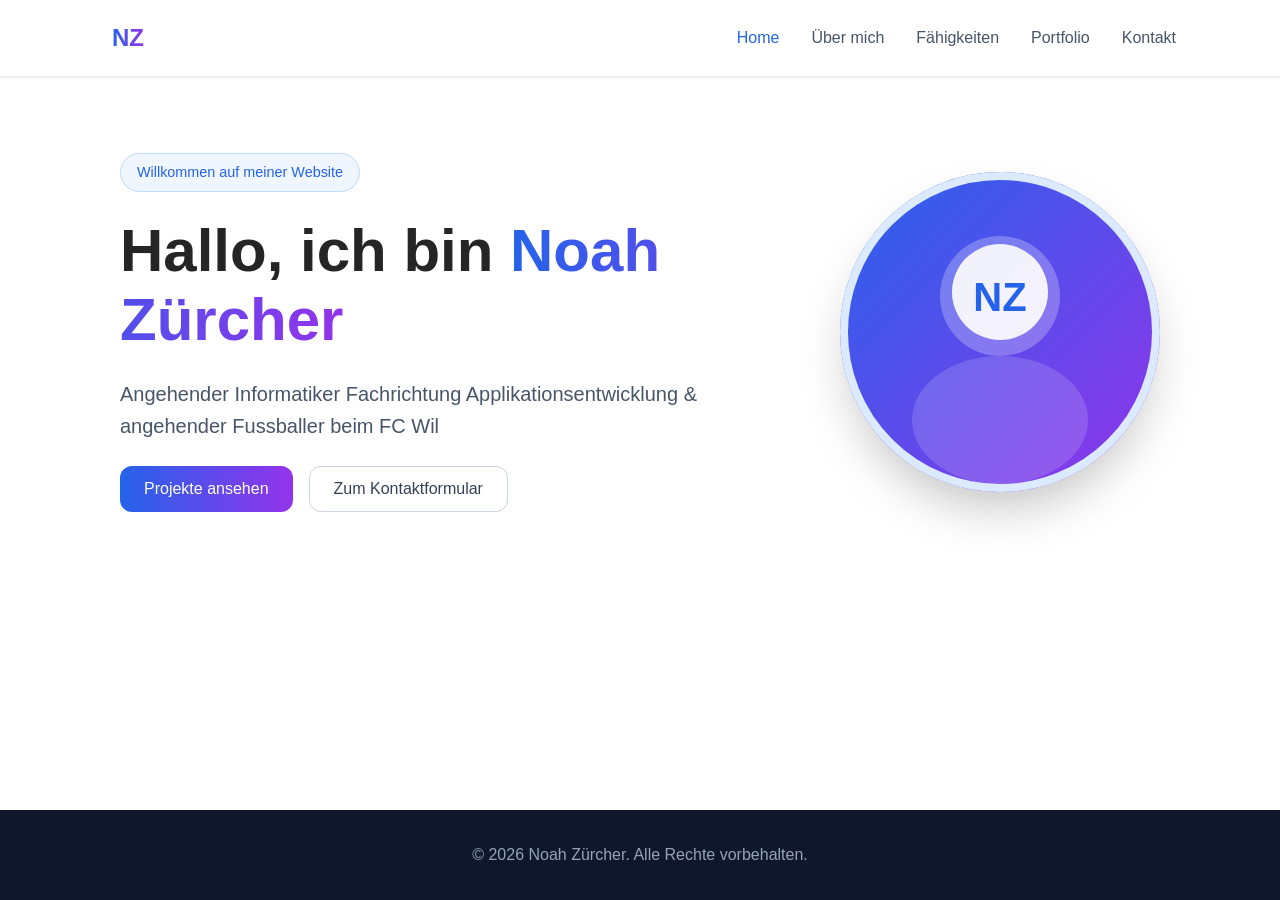
<file: index.html>
<!DOCTYPE html>
<html lang="de">
<head>
  <meta charset="UTF-8" />
  <meta name="viewport" content="width=device-width, initial-scale=1.0" />
  <title>Home</title>
  <meta name="description" content="Persönliche Webseite von Noah Zürcher, angehender Informatiker und Fussballer beim FC Wil." />
  <link rel="icon" type="image/svg+xml" href="favicon.svg" />
  <link rel="stylesheet" href="css/styles.css" />
</head>
<body>

  <!-- ===== Navigation ===== -->
  <nav class="nav">
    <div class="container nav__inner">
      <a href="index.html" class="nav__logo"><span class="text-gradient">NZ</span></a>
      <div class="nav__page-title">Home</div>

      <button class="nav__burger" aria-label="Menü öffnen" aria-expanded="false">
        <svg class="icon-menu" viewBox="0 0 24 24" fill="none" stroke="currentColor" stroke-width="2" stroke-linecap="round" stroke-linejoin="round">
          <line x1="4" x2="20" y1="12" y2="12"/><line x1="4" x2="20" y1="6" y2="6"/><line x1="4" x2="20" y1="18" y2="18"/>
        </svg>
        <svg class="icon-close is-hidden" viewBox="0 0 24 24" fill="none" stroke="currentColor" stroke-width="2" stroke-linecap="round" stroke-linejoin="round">
          <path d="M18 6 6 18"/><path d="m6 6 12 12"/>
        </svg>
      </button>

      <ul class="nav__links">
        <li><a href="index.html"     data-nav="index.html">Home</a></li>
        <li><a href="about.html"     data-nav="about.html">Über mich</a></li>
        <li><a href="skills.html"    data-nav="skills.html">Fähigkeiten</a></li>
        <li><a href="portfolio.html" data-nav="portfolio.html">Portfolio</a></li>
        <li><a href="contact.html"   data-nav="contact.html">Kontakt</a></li>
      </ul>
    </div>

    <div class="nav__mobile">
      <ul class="nav__mobile-inner">
        <li><a href="index.html"     data-nav="index.html">Home</a></li>
        <li><a href="about.html"     data-nav="about.html">Über mich</a></li>
        <li><a href="skills.html"    data-nav="skills.html">Fähigkeiten</a></li>
        <li><a href="portfolio.html" data-nav="portfolio.html">Portfolio</a></li>
        <li><a href="contact.html"   data-nav="contact.html">Kontakt</a></li>
      </ul>
    </div>
  </nav>

  <!-- ===== Hero ===== -->
  <main>
    <section class="section section--hero">
      <div class="container">
        <div class="hero">
          <div class="hero__text">
            <span class="hero__badge">Willkommen auf meiner Website</span>
            <h1>Hallo, ich bin <span class="text-gradient">Noah Zürcher</span></h1>
            <p class="hero__lede">
              Angehender Informatiker Fachrichtung Applikationsentwicklung
              &amp; angehender Fussballer beim FC Wil
            </p>
            <div class="hero__buttons">
              <a href="portfolio.html" class="btn btn--primary">Projekte ansehen</a>
              <a href="contact.html"   class="btn btn--outline">Zum Kontaktformular</a>
            </div>
          </div>
          <div class="hero__image">
            <img loading="lazy" decoding="async" src="bild/profil.svg" alt="Noah Zürcher">
          </div>
        </div>
      </div>
    </section>
  </main>

  <!-- ===== Footer ===== -->
  <footer class="footer">
    <div class="container">
      <p>&copy; 2026 Noah Zürcher. Alle Rechte vorbehalten.</p>
    </div>
  </footer>

  <script src="js/main.js"></script>
</body>
</html>
</file>
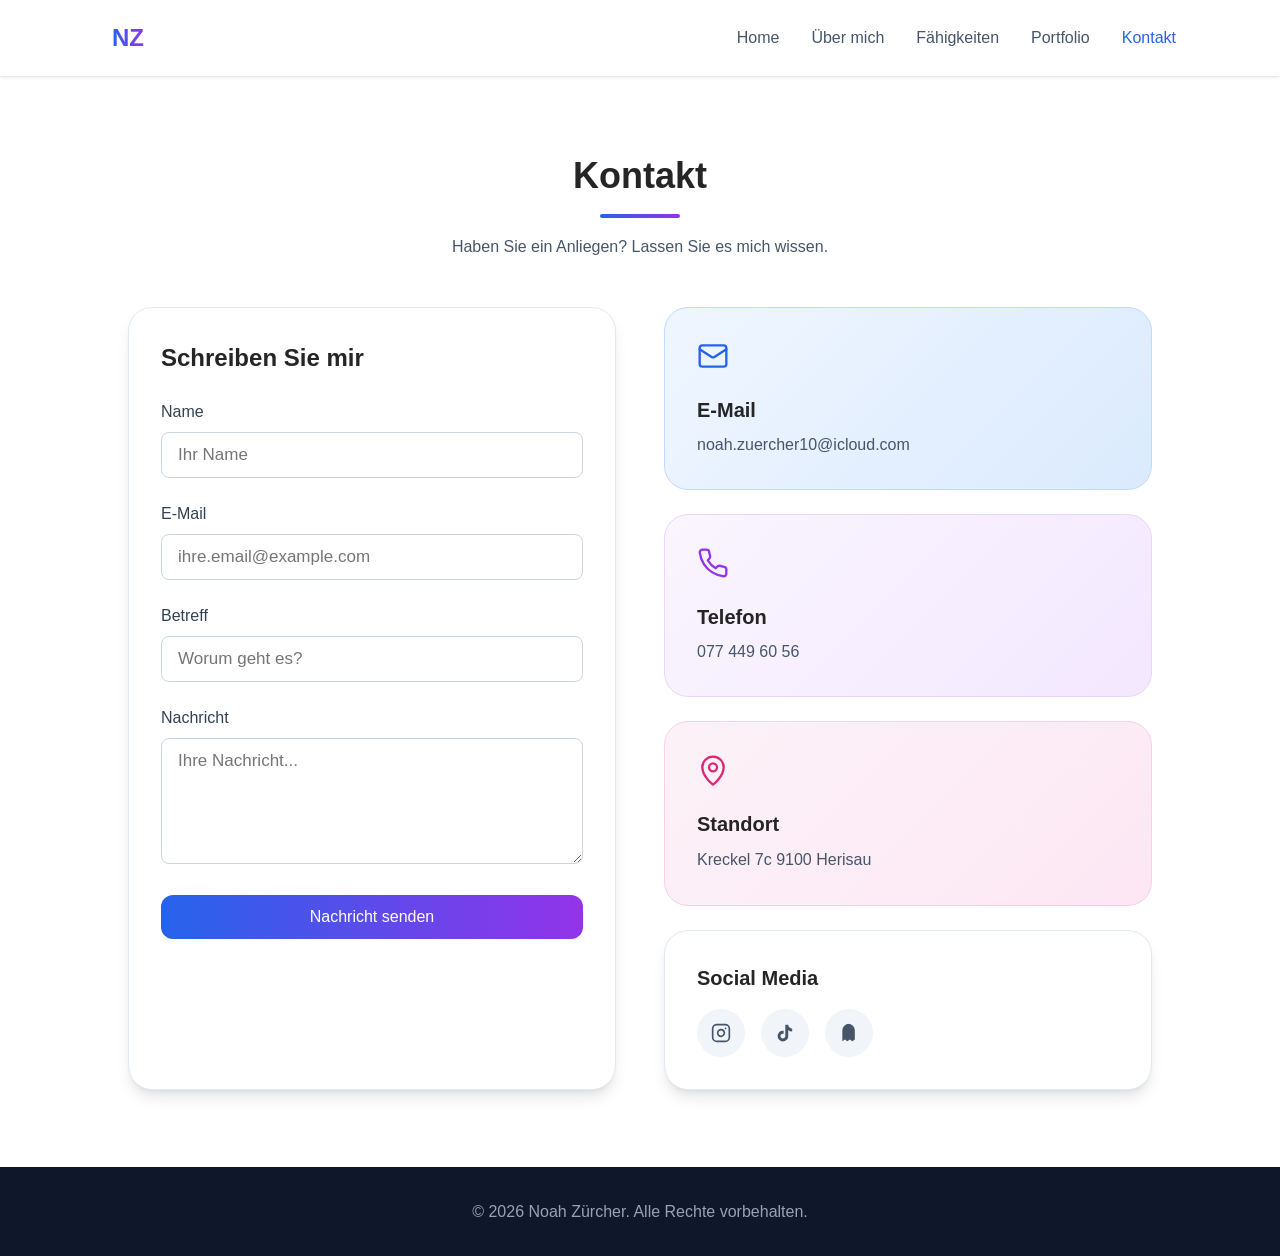
<file: contact.html>
<!DOCTYPE html>
<html lang="de">
<head>
  <meta charset="UTF-8" />
  <meta name="viewport" content="width=device-width, initial-scale=1.0" />
  <title>Kontakt</title>
  <link rel="icon" type="image/svg+xml" href="favicon.svg" />
  <link rel="stylesheet" href="css/styles.css" />
</head>
<body>

  <nav class="nav">
    <div class="container nav__inner">
      <a href="index.html" class="nav__logo"><span class="text-gradient">NZ</span></a>
      <div class="nav__page-title">Kontakt</div>

      <button class="nav__burger" aria-label="Menü öffnen" aria-expanded="false">
        <svg class="icon-menu" viewBox="0 0 24 24" fill="none" stroke="currentColor" stroke-width="2" stroke-linecap="round" stroke-linejoin="round">
          <line x1="4" x2="20" y1="12" y2="12"/><line x1="4" x2="20" y1="6" y2="6"/><line x1="4" x2="20" y1="18" y2="18"/>
        </svg>
        <svg class="icon-close is-hidden" viewBox="0 0 24 24" fill="none" stroke="currentColor" stroke-width="2" stroke-linecap="round" stroke-linejoin="round">
          <path d="M18 6 6 18"/><path d="m6 6 12 12"/>
        </svg>
      </button>

      <ul class="nav__links">
        <li><a href="index.html"     data-nav="index.html">Home</a></li>
        <li><a href="about.html"     data-nav="about.html">Über mich</a></li>
        <li><a href="skills.html"    data-nav="skills.html">Fähigkeiten</a></li>
        <li><a href="portfolio.html" data-nav="portfolio.html">Portfolio</a></li>
        <li><a href="contact.html"   data-nav="contact.html">Kontakt</a></li>
      </ul>
    </div>

    <div class="nav__mobile">
      <ul class="nav__mobile-inner">
        <li><a href="index.html"     data-nav="index.html">Home</a></li>
        <li><a href="about.html"     data-nav="about.html">Über mich</a></li>
        <li><a href="skills.html"    data-nav="skills.html">Fähigkeiten</a></li>
        <li><a href="portfolio.html" data-nav="portfolio.html">Portfolio</a></li>
        <li><a href="contact.html"   data-nav="contact.html">Kontakt</a></li>
      </ul>
    </div>
  </nav>

  <main>
    <section class="section">
      <div class="container">
        <div class="section__header">
          <h2>Kontakt</h2>
          <div class="section__divider"></div>
          <p class="section__lede">Haben Sie ein Anliegen? Lassen Sie es mich wissen.</p>
        </div>

        <div class="contact-grid">

          <!-- Form -->
          <div class="contact-form">
            <h3>Schreiben Sie mir</h3>
            <form id="contact-form" novalidate>
              <div class="form-field">
                <label for="name">Name</label>
                <input type="text" id="name" name="name" placeholder="Ihr Name" required />
              </div>
              <div class="form-field">
                <label for="email">E-Mail</label>
                <input type="email" id="email" name="email" placeholder="ihre.email@example.com" required />
              </div>
              <div class="form-field">
                <label for="subject">Betreff</label>
                <input type="text" id="subject" name="subject" placeholder="Worum geht es?" required />
              </div>
              <div class="form-field">
                <label for="message">Nachricht</label>
                <textarea id="message" name="message" rows="5" placeholder="Ihre Nachricht..." required></textarea>
              </div>
              <button type="submit" class="btn btn--primary btn--full">Nachricht senden</button>
            </form>
          </div>

          <!-- Info -->
          <div class="contact-info">

            <div class="info-block info-block--blue">
              <div class="info-block__icon">
                <svg viewBox="0 0 24 24" fill="none" stroke="currentColor" stroke-linecap="round" stroke-linejoin="round">
                  <rect width="20" height="16" x="2" y="4" rx="2"/>
                  <path d="m22 7-8.97 5.7a1.94 1.94 0 0 1-2.06 0L2 7"/>
                </svg>
              </div>
              <h3>E-Mail</h3>
              <a href="mailto:noah.zuercher10@icloud.com">noah.zuercher10@icloud.com</a>
            </div>

            <div class="info-block info-block--purple">
              <div class="info-block__icon">
                <svg viewBox="0 0 24 24" fill="none" stroke="currentColor" stroke-linecap="round" stroke-linejoin="round">
                  <path d="M22 16.92v3a2 2 0 0 1-2.18 2 19.79 19.79 0 0 1-8.63-3.07 19.5 19.5 0 0 1-6-6 19.79 19.79 0 0 1-3.07-8.67A2 2 0 0 1 4.11 2h3a2 2 0 0 1 2 1.72 12.84 12.84 0 0 0 .7 2.81 2 2 0 0 1-.45 2.11L8.09 9.91a16 16 0 0 0 6 6l1.27-1.27a2 2 0 0 1 2.11-.45 12.84 12.84 0 0 0 2.81.7A2 2 0 0 1 22 16.92z"/>
                </svg>
              </div>
              <h3>Telefon</h3>
              <a href="tel:+41774496056">077 449 60 56</a>
            </div>

            <div class="info-block info-block--pink">
              <div class="info-block__icon">
                <svg viewBox="0 0 24 24" fill="none" stroke="currentColor" stroke-linecap="round" stroke-linejoin="round">
                  <path d="M20 10c0 7-8 13-8 13s-8-6-8-13a8 8 0 0 1 16 0Z"/>
                  <circle cx="12" cy="10" r="3"/>
                </svg>
              </div>
              <h3>Standort</h3>
              <p>Kreckel 7c 9100 Herisau</p>
            </div>

            <div class="social-block">
              <h3>Social Media</h3>
              <ul class="social-list">
                <li>
                  <a class="s-instagram" href="https://instagram.com/noah.zuri" target="_blank" rel="noopener noreferrer" aria-label="Instagram">
                    <svg viewBox="0 0 24 24" fill="none" stroke="currentColor" stroke-width="2" stroke-linecap="round" stroke-linejoin="round">
                      <rect width="20" height="20" x="2" y="2" rx="5" ry="5"/>
                      <path d="M16 11.37A4 4 0 1 1 12.63 8 4 4 0 0 1 16 11.37z"/>
                      <line x1="17.5" x2="17.51" y1="6.5" y2="6.5"/>
                    </svg>
                  </a>
                </li>
                <li>
                  <a class="s-tiktok" href="https://tiktok.com/@noah.zuri" target="_blank" rel="noopener noreferrer" aria-label="TikTok">
                    <svg viewBox="0 0 24 24" fill="currentColor">
                      <path d="M19.59 6.69a4.83 4.83 0 0 1-3.77-4.25V2h-3.45v13.67a2.89 2.89 0 0 1-5.2 1.74 2.89 2.89 0 0 1 2.31-4.64 2.93 2.93 0 0 1 .88.13V9.4a6.84 6.84 0 0 0-1-.05A6.33 6.33 0 0 0 5 20.1a6.34 6.34 0 0 0 10.86-4.43v-7a8.16 8.16 0 0 0 4.77 1.52v-3.4a4.85 4.85 0 0 1-1-.1z"/>
                    </svg>
                  </a>
                </li>
                <li>
                  <a class="s-snapchat" href="https://snapchat.com/add/noahzuercher10" target="_blank" rel="noopener noreferrer" aria-label="Snapchat">
                    <svg viewBox="0 0 24 24" fill="currentColor">
                      <path d="M12 1a8 8 0 0 0-8 8v13l3-2.3 3 2.3 3-2.3 3 2.3 3-2.3V9a8 8 0 0 0-8-8z"/>
                    </svg>
                  </a>
                </li>
              </ul>
            </div>

          </div>
        </div>
      </div>
    </section>
  </main>

  <footer class="footer">
    <div class="container">
      <p>&copy; 2026 Noah Zürcher. Alle Rechte vorbehalten.</p>
    </div>
  </footer>

  <script src="js/main.js"></script>
</body>
</html>
</file>
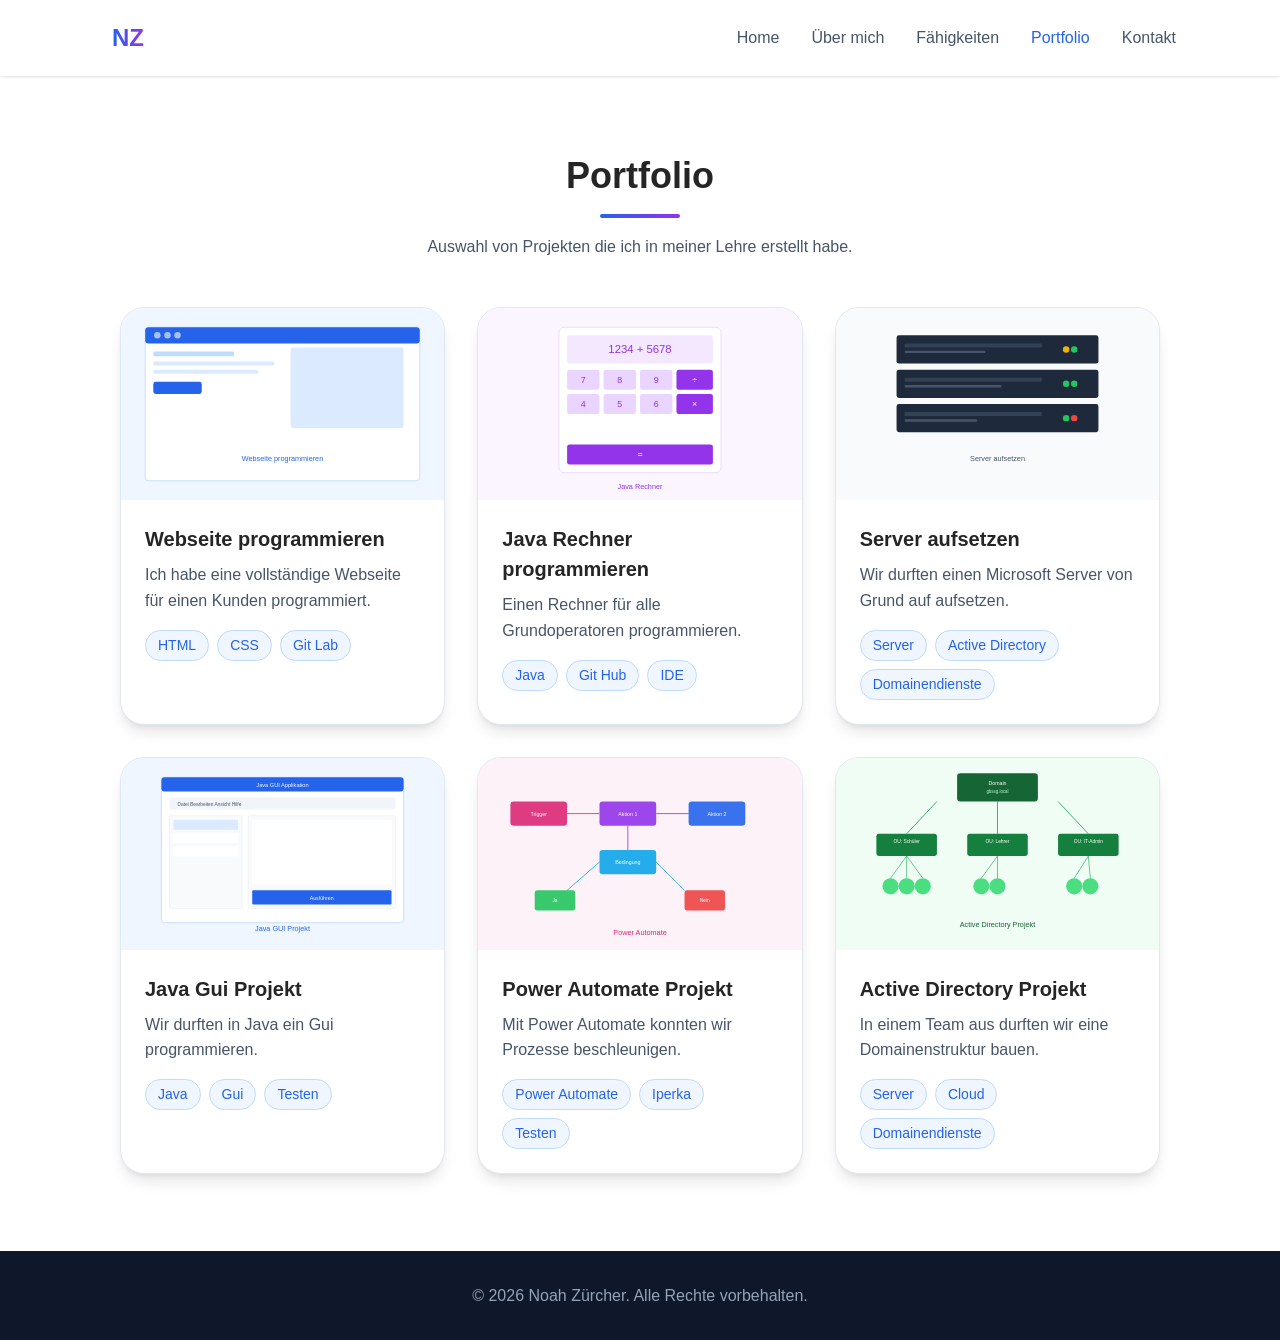
<file: portfolio.html>
<!DOCTYPE html>
<html lang="de">
<head>
  <meta charset="UTF-8" />
  <meta name="viewport" content="width=device-width, initial-scale=1.0" />
  <title>Portfolio</title>
  <link rel="icon" type="image/svg+xml" href="favicon.svg" />
  <link rel="stylesheet" href="css/styles.css" />
</head>
<body>

  <nav class="nav">
    <div class="container nav__inner">
      <a href="index.html" class="nav__logo"><span class="text-gradient">NZ</span></a>
      <div class="nav__page-title">Portfolio</div>

      <button class="nav__burger" aria-label="Menü öffnen" aria-expanded="false">
        <svg class="icon-menu" viewBox="0 0 24 24" fill="none" stroke="currentColor" stroke-width="2" stroke-linecap="round" stroke-linejoin="round">
          <line x1="4" x2="20" y1="12" y2="12"/><line x1="4" x2="20" y1="6" y2="6"/><line x1="4" x2="20" y1="18" y2="18"/>
        </svg>
        <svg class="icon-close is-hidden" viewBox="0 0 24 24" fill="none" stroke="currentColor" stroke-width="2" stroke-linecap="round" stroke-linejoin="round">
          <path d="M18 6 6 18"/><path d="m6 6 12 12"/>
        </svg>
      </button>

      <ul class="nav__links">
        <li><a href="index.html"     data-nav="index.html">Home</a></li>
        <li><a href="about.html"     data-nav="about.html">Über mich</a></li>
        <li><a href="skills.html"    data-nav="skills.html">Fähigkeiten</a></li>
        <li><a href="portfolio.html" data-nav="portfolio.html">Portfolio</a></li>
        <li><a href="contact.html"   data-nav="contact.html">Kontakt</a></li>
      </ul>
    </div>

    <div class="nav__mobile">
      <ul class="nav__mobile-inner">
        <li><a href="index.html"     data-nav="index.html">Home</a></li>
        <li><a href="about.html"     data-nav="about.html">Über mich</a></li>
        <li><a href="skills.html"    data-nav="skills.html">Fähigkeiten</a></li>
        <li><a href="portfolio.html" data-nav="portfolio.html">Portfolio</a></li>
        <li><a href="contact.html"   data-nav="contact.html">Kontakt</a></li>
      </ul>
    </div>
  </nav>

  <main>
    <section class="section">
      <div class="container">
        <div class="section__header">
          <h2>Portfolio</h2>
          <div class="section__divider"></div>
          <p class="section__lede">Auswahl von Projekten die ich in meiner Lehre erstellt habe.</p>
        </div>

        <div class="portfolio-grid">

          <article class="project-card">
            <div class="project-card__image">
              <img loading="lazy" decoding="async" src="bild/portfolio-webseite.svg" alt="Webseite programmieren">
            </div>
            <div class="project-card__body">
              <h3>Webseite programmieren</h3>
              <p>Ich habe eine vollständige Webseite für einen Kunden programmiert.</p>
              <ul class="tags">
                <li class="tag">HTML</li>
                <li class="tag">CSS</li>
                <li class="tag">Git Lab</li>
              </ul>
            </div>
          </article>

          <article class="project-card">
            <div class="project-card__image">
              <img loading="lazy" decoding="async" src="bild/portfolio-java-rechner.svg" alt="Java Rechner programmieren">
            </div>
            <div class="project-card__body">
              <h3>Java Rechner programmieren</h3>
              <p>Einen Rechner für alle Grundoperatoren programmieren.</p>
              <ul class="tags">
                <li class="tag">Java</li>
                <li class="tag">Git Hub</li>
                <li class="tag">IDE</li>
              </ul>
            </div>
          </article>

          <article class="project-card">
            <div class="project-card__image">
              <img loading="lazy" decoding="async" src="bild/portfolio-server.svg" alt="Server aufsetzen">
            </div>
            <div class="project-card__body">
              <h3>Server aufsetzen</h3>
              <p>Wir durften einen Microsoft Server von Grund auf aufsetzen.</p>
              <ul class="tags">
                <li class="tag">Server</li>
                <li class="tag">Active Directory</li>
                <li class="tag">Domainendienste</li>
              </ul>
            </div>
          </article>

          <article class="project-card">
            <div class="project-card__image">
              <img loading="lazy" decoding="async" src="bild/portfolio-java-gui.svg" alt="Java GUI Projekt">
            </div>
            <div class="project-card__body">
              <h3>Java Gui Projekt</h3>
              <p>Wir durften in Java ein Gui programmieren.</p>
              <ul class="tags">
                <li class="tag">Java</li>
                <li class="tag">Gui</li>
                <li class="tag">Testen</li>
              </ul>
            </div>
          </article>

          <article class="project-card">
            <div class="project-card__image">
              <img loading="lazy" decoding="async" src="bild/portfolio-power-automate.svg" alt="Power Automate Projekt">
            </div>
            <div class="project-card__body">
              <h3>Power Automate Projekt</h3>
              <p>Mit Power Automate konnten wir Prozesse beschleunigen.</p>
              <ul class="tags">
                <li class="tag">Power Automate</li>
                <li class="tag">Iperka</li>
                <li class="tag">Testen</li>
              </ul>
            </div>
          </article>

          <article class="project-card">
            <div class="project-card__image">
              <img loading="lazy" decoding="async" src="bild/portfolio-active-directory.svg" alt="Active Directory Projekt">
            </div>
            <div class="project-card__body">
              <h3>Active Directory Projekt</h3>
              <p>In einem Team aus durften wir eine Domainenstruktur bauen.</p>
              <ul class="tags">
                <li class="tag">Server</li>
                <li class="tag">Cloud</li>
                <li class="tag">Domainendienste</li>
              </ul>
            </div>
          </article>

        </div>
      </div>
    </section>
  </main>

  <footer class="footer">
    <div class="container">
      <p>&copy; 2026 Noah Zürcher. Alle Rechte vorbehalten.</p>
    </div>
  </footer>

  <script src="js/main.js"></script>
</body>
</html>
</file>
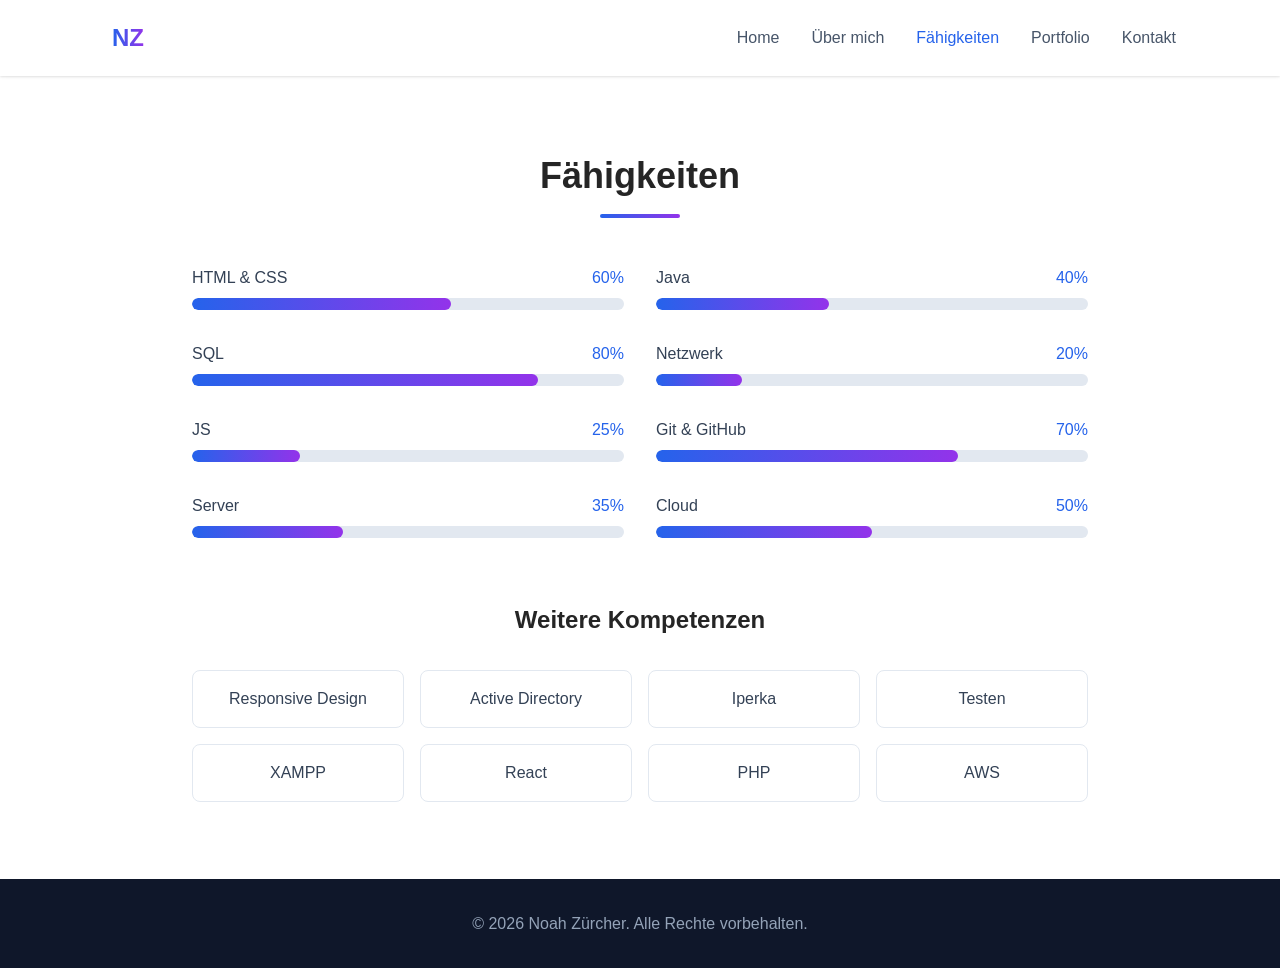
<file: skills.html>
<!DOCTYPE html>
<html lang="de">
<head>
  <meta charset="UTF-8" />
  <meta name="viewport" content="width=device-width, initial-scale=1.0" />
  <title>Fähigkeiten</title>
  <link rel="icon" type="image/svg+xml" href="favicon.svg" />
  <link rel="stylesheet" href="css/styles.css" />
</head>
<body>

  <nav class="nav">
    <div class="container nav__inner">
      <a href="index.html" class="nav__logo"><span class="text-gradient">NZ</span></a>
      <div class="nav__page-title">Fähigkeiten</div>

      <button class="nav__burger" aria-label="Menü öffnen" aria-expanded="false">
        <svg class="icon-menu" viewBox="0 0 24 24" fill="none" stroke="currentColor" stroke-width="2" stroke-linecap="round" stroke-linejoin="round">
          <line x1="4" x2="20" y1="12" y2="12"/><line x1="4" x2="20" y1="6" y2="6"/><line x1="4" x2="20" y1="18" y2="18"/>
        </svg>
        <svg class="icon-close is-hidden" viewBox="0 0 24 24" fill="none" stroke="currentColor" stroke-width="2" stroke-linecap="round" stroke-linejoin="round">
          <path d="M18 6 6 18"/><path d="m6 6 12 12"/>
        </svg>
      </button>

      <ul class="nav__links">
        <li><a href="index.html"     data-nav="index.html">Home</a></li>
        <li><a href="about.html"     data-nav="about.html">Über mich</a></li>
        <li><a href="skills.html"    data-nav="skills.html">Fähigkeiten</a></li>
        <li><a href="portfolio.html" data-nav="portfolio.html">Portfolio</a></li>
        <li><a href="contact.html"   data-nav="contact.html">Kontakt</a></li>
      </ul>
    </div>

    <div class="nav__mobile">
      <ul class="nav__mobile-inner">
        <li><a href="index.html"     data-nav="index.html">Home</a></li>
        <li><a href="about.html"     data-nav="about.html">Über mich</a></li>
        <li><a href="skills.html"    data-nav="skills.html">Fähigkeiten</a></li>
        <li><a href="portfolio.html" data-nav="portfolio.html">Portfolio</a></li>
        <li><a href="contact.html"   data-nav="contact.html">Kontakt</a></li>
      </ul>
    </div>
  </nav>

  <main>
    <section class="section">
      <div class="container">
        <div class="section__header">
          <h2>Fähigkeiten</h2>
          <div class="section__divider"></div>
        </div>

        <div class="skills-grid">
          <div class="skill">
            <div class="skill__head"><span class="skill__name">HTML &amp; CSS</span><span class="skill__percent">60%</span></div>
            <div class="skill__bar"><div class="skill__fill" data-level="60"></div></div>
          </div>
          <div class="skill">
            <div class="skill__head"><span class="skill__name">Java</span><span class="skill__percent">40%</span></div>
            <div class="skill__bar"><div class="skill__fill" data-level="40"></div></div>
          </div>
          <div class="skill">
            <div class="skill__head"><span class="skill__name">SQL</span><span class="skill__percent">80%</span></div>
            <div class="skill__bar"><div class="skill__fill" data-level="80"></div></div>
          </div>
          <div class="skill">
            <div class="skill__head"><span class="skill__name">Netzwerk</span><span class="skill__percent">20%</span></div>
            <div class="skill__bar"><div class="skill__fill" data-level="20"></div></div>
          </div>
          <div class="skill">
            <div class="skill__head"><span class="skill__name">JS</span><span class="skill__percent">25%</span></div>
            <div class="skill__bar"><div class="skill__fill" data-level="25"></div></div>
          </div>
          <div class="skill">
            <div class="skill__head"><span class="skill__name">Git &amp; GitHub</span><span class="skill__percent">70%</span></div>
            <div class="skill__bar"><div class="skill__fill" data-level="70"></div></div>
          </div>
          <div class="skill">
            <div class="skill__head"><span class="skill__name">Server</span><span class="skill__percent">35%</span></div>
            <div class="skill__bar"><div class="skill__fill" data-level="35"></div></div>
          </div>
          <div class="skill">
            <div class="skill__head"><span class="skill__name">Cloud</span><span class="skill__percent">50%</span></div>
            <div class="skill__bar"><div class="skill__fill" data-level="50"></div></div>
          </div>
        </div>

        <div class="skills__extra">
          <h3>Weitere Kompetenzen</h3>
          <ul class="chips">
            <li class="chip">Responsive Design</li>
            <li class="chip">Active Directory</li>
            <li class="chip">Iperka</li>
            <li class="chip">Testen</li>
            <li class="chip">XAMPP</li>
            <li class="chip">React</li>
            <li class="chip">PHP</li>
            <li class="chip">AWS</li>
          </ul>
        </div>
      </div>
    </section>
  </main>

  <footer class="footer">
    <div class="container">
      <p>&copy; 2026 Noah Zürcher. Alle Rechte vorbehalten.</p>
    </div>
  </footer>

  <script src="js/main.js"></script>
</body>
</html>
</file>
<file: css/styles.css>
/* =========================================================
   Noah Zürcher — Persönliche Webseite
   Style-Konvertierung aus Figma Make (React + Tailwind)
   ========================================================= */

/* ---------- Design Tokens ---------- */
:root {
  --background: #ffffff;
  --foreground: #252525;
  --slate-50: #f8fafc;
  --slate-100: #f1f5f9;
  --slate-200: #e2e8f0;
  --slate-300: #cbd5e1;
  --slate-600: #475569;
  --slate-700: #334155;
  --slate-800: #1e293b;
  --slate-900: #0f172a;

  --blue-50: #eff6ff;
  --blue-100: #dbeafe;
  --blue-200: #bfdbfe;
  --blue-400: #60a5fa;
  --blue-600: #2563eb;

  --purple-50: #faf5ff;
  --purple-100: #f3e8ff;
  --purple-200: #e9d5ff;
  --purple-600: #9333ea;

  --pink-50: #fdf2f8;
  --pink-100: #fce7f3;
  --pink-200: #fbcfe8;
  --pink-600: #db2777;

  --yellow-400: #facc15;

  --gradient-primary: linear-gradient(90deg, var(--blue-600), var(--purple-600));
  --gradient-blue-card: linear-gradient(135deg, var(--blue-50), var(--blue-100));
  --gradient-purple-card: linear-gradient(135deg, var(--purple-50), var(--purple-100));
  --gradient-pink-card: linear-gradient(135deg, var(--pink-50), var(--pink-100));

  --radius-sm: 0.5rem;
  --radius-md: 0.75rem;
  --radius-lg: 1rem;
  --radius-xl: 1.5rem;
  --radius-full: 9999px;

  --shadow-sm: 0 1px 2px 0 rgba(0,0,0,.05);
  --shadow-md: 0 4px 6px -1px rgba(0,0,0,.1), 0 2px 4px -2px rgba(0,0,0,.1);
  --shadow-lg: 0 10px 15px -3px rgba(0,0,0,.1), 0 4px 6px -4px rgba(0,0,0,.1);
  --shadow-xl: 0 20px 25px -5px rgba(0,0,0,.1), 0 8px 10px -6px rgba(0,0,0,.1);
  --shadow-2xl: 0 25px 50px -12px rgba(0,0,0,.25);

  --font-sans: -apple-system, BlinkMacSystemFont, "Segoe UI", Roboto, "Helvetica Neue", Arial, sans-serif;
}

/* ---------- Reset ---------- */
*, *::before, *::after {
  box-sizing: border-box;
  margin: 0;
  padding: 0;
}

html {
  font-size: 100%;
  scroll-behavior: smooth;
  overflow-x: clip;              /* verhindert horizontales Scrollen ohne sticky zu brechen */
}

body {
  font-family: var(--font-sans);
  background: var(--background);
  color: var(--foreground);
  line-height: 1.5;
  min-height: 100vh;
  display: flex;
  flex-direction: column;
  /* KEIN overflow-x: hidden — das bricht position: sticky am Header! */
}

a { color: inherit; text-decoration: none; }
img, video { display: block; max-width: 100%; height: auto; }
button { font-family: inherit; cursor: pointer; border: none; background: none; }
ul, ol { list-style: none; }
input, textarea { font-family: inherit; }

/* ---------- Typography (responsive mit clamp) ---------- */
h1 { font-size: clamp(1.75rem, 5vw + 0.5rem, 3.75rem); font-weight: 700; line-height: 1.15; }
h2 { font-size: clamp(1.5rem,  3vw + 0.5rem, 2.25rem); font-weight: 600; line-height: 1.25; }
h3 { font-size: clamp(1.125rem, 1.5vw + 0.5rem, 1.5rem); font-weight: 600; }
h4 { font-size: clamp(1rem, 1vw + 0.5rem, 1.25rem); font-weight: 600; }
p  { font-size: clamp(0.95rem, 0.5vw + 0.75rem, 1rem); line-height: 1.6; }
body { font-size: clamp(0.95rem, 0.5vw + 0.75rem, 1rem); }
/* Lange Wörter sauber umbrechen statt das Layout zu sprengen */
h1, h2, h3, h4, p, li, a, label, button { overflow-wrap: break-word; word-wrap: break-word; }

.text-gradient {
  background: var(--gradient-primary);
  -webkit-background-clip: text;
  background-clip: text;
  -webkit-text-fill-color: transparent;
  color: transparent;
}

/* ---------- Layout ---------- */
.container {
  max-width: 72rem;
  margin: 0 auto;
  padding-left:  max(1rem, env(safe-area-inset-left));     /* 16px – sehr schmale Phones */
  padding-right: max(1rem, env(safe-area-inset-right));
  width: 100%;
  box-sizing: border-box;
}
@media (min-width: 360px) {
  .container { padding-left: 1.25rem; padding-right: 1.25rem; }   /* 20px */
}
@media (min-width: 480px) {
  .container { padding-left: 1.75rem; padding-right: 1.75rem; }   /* 28px */
}
@media (min-width: 768px) {
  .container { padding-left: 2.25rem; padding-right: 2.25rem; }   /* 36px */
}
@media (min-width: 1024px) {
  .container { padding-left: 3rem;    padding-right: 3rem;    }   /* 48px */
}
@media (min-width: 1280px) {
  .container { padding-left: 3.5rem;  padding-right: 3.5rem;  }   /* 56px */
}

main { flex: 1; min-width: 0; }
/* Grid-Items dürfen ihren Container nicht aufblasen */
.skills-grid > *,
.cards-grid > *,
.portfolio-grid > *,
.contact-grid > *,
.chips > *,
.tags > * { min-width: 0; }

/* ---------- Navigation ---------- */
.nav {
  position: sticky;
  top: 0;
  z-index: 100;
  background: #ffffff;          /* deckend weiss – Content darf NICHT durchschimmern */
  box-shadow: 0 1px 3px rgba(0,0,0,.08), 0 1px 2px rgba(0,0,0,.06);
  /* Garantiert volle Breite – nimmt IMMER den ganzen Header ein */
  width: 100%;
  left: 0;
  right: 0;
  margin: 0;
  align-self: stretch;          /* falls body flex-container ist */
}
/* Navigation hat IMMER zusätzliches horizontales Padding,
   damit Logo und Links nie an der Bildschirmkante kleben.   */
.nav__inner {
  display: flex;
  align-items: center;
  justify-content: space-between;
  padding: 1rem 1rem;            /* mobile baseline: +16px */
}
@media (min-width: 768px) {
  .nav__inner { padding: 1rem 1.5rem; }    /* +24px Tablet  */
}
@media (min-width: 1024px) {
  .nav__inner { padding: 1rem 2rem; }      /* +32px Desktop */
}
@media (min-width: 1280px) {
  .nav__inner { padding: 1rem 2.5rem; }    /* +40px Large Desktop */
}
.nav__logo {
  font-size: clamp(1.25rem, 1.5vw + 1rem, 1.5rem);
  font-weight: 700;
  padding: 0.25rem 0.5rem;       /* das Logo "NZ" hat selbst etwas Aussenpolster */
}
.nav__page-title {
  display: none;
  font-size: clamp(1rem, 1vw + 0.9rem, 1.25rem);
  font-weight: 700;
  color: var(--slate-700);
}
.nav__links {
  display: none;
  gap: 2rem;
  list-style: none;
  margin: 0;
  padding: 0;
}
.nav__links a {
  color: var(--slate-600);
  transition: color .2s;
}
.nav__links a:hover { color: var(--blue-600); }
.nav__links a.active { color: var(--blue-600); }

.nav__burger {
  display: flex;
  padding: 0.5rem;
  margin-right: 0;               /* bleibt im Container, hat normalen Abstand */
  color: var(--slate-700);
  transition: color .2s;
}
.nav__burger:hover { color: var(--blue-600); }
.nav__burger svg { width: 24px; height: 24px; }

.nav__mobile {
  display: none;
  border-top: 1px solid var(--slate-200);
  background: #ffffff;
  box-shadow: 0 4px 6px -1px rgba(0,0,0,.08);
}
.nav__mobile.open { display: block; }
.nav__mobile-inner {
  display: flex;
  flex-direction: column;
  padding: 1rem 1.5rem;       /* synchron mit .container */
  gap: 0.25rem;
  list-style: none;
  margin: 0;
}
@media (min-width: 480px) {
  .nav__mobile-inner { padding: 1rem 2rem; }
}
@media (min-width: 768px) {
  .nav__mobile-inner { padding: 1rem 2.5rem; }
}
.nav__mobile-inner a {
  display: block;
  padding: 0.5rem 0;
  color: var(--slate-600);
}
.nav__mobile-inner a.active {
  color: var(--blue-600);
  border-bottom: 2px solid var(--blue-600);
}

@media (min-width: 768px) {
  .nav__page-title { display: none; }
  .nav__burger { display: none; }
  .nav__links { display: flex; }
}

/* ---------- Sections ---------- */
.section {
  padding: clamp(2rem, 6vw, 5rem) 0;
}
.section--hero {
  padding-top: clamp(2rem, 6vw, 5rem);
  padding-bottom: clamp(3rem, 9vw, 8rem);
}
.section__header {
  text-align: center;
  margin-bottom: 3rem;
}
.section__header h2 { margin-bottom: 1rem; }
.section__divider {
  width: 5rem;
  height: 4px;
  background: var(--gradient-primary);
  margin: 0 auto;
  border-radius: var(--radius-full);
}
.section__lede {
  color: var(--slate-600);
  margin-top: 1rem;
  max-width: 42rem;
  margin-left: auto;
  margin-right: auto;
}

/* ---------- Hero (Home) ---------- */
.hero {
  display: flex;
  flex-direction: column;
  align-items: center;
  gap: 3rem;
}
.hero__text { flex: 1; display: flex; flex-direction: column; gap: 1.5rem; text-align: center; }
.hero__badge {
  display: inline-block;
  align-self: center;
  padding: 0.5rem 1rem;
  background: var(--blue-50);
  border: 1px solid var(--blue-200);
  border-radius: var(--radius-full);
  color: var(--blue-600);
  font-size: clamp(0.8rem, 0.5vw + 0.7rem, 0.9rem);
  width: fit-content;
}
.hero__lede {
  font-size: clamp(1rem, 1vw + 0.9rem, 1.25rem);
  color: var(--slate-600);
}
.hero__buttons {
  display: flex;
  flex-wrap: wrap;
  gap: 1rem;
  justify-content: center;
}
.hero__image {
  flex-shrink: 0;
  width: clamp(10rem, 40vw, 16rem);    /* 160px – 256px */
  height: clamp(10rem, 40vw, 16rem);
  border-radius: var(--radius-full);
  overflow: hidden;
  box-shadow: var(--shadow-2xl);
  outline: 8px solid var(--blue-100);
  outline-offset: -8px;
}
.hero__image img {
  width: 100%;
  height: 100%;
  object-fit: cover;
}

@media (min-width: 768px) {
  .hero { flex-direction: row; text-align: left; gap: 3rem; }
  .hero__text { text-align: left; }
  .hero__badge { align-self: flex-start; }
  .hero__buttons { justify-content: flex-start; }
  .hero__image { width: clamp(14rem, 25vw, 20rem); height: clamp(14rem, 25vw, 20rem); }
}

/* ---------- Buttons ---------- */
.btn {
  display: inline-flex;
  align-items: center;
  justify-content: center;
  padding: clamp(0.6rem, 1vw + 0.4rem, 0.75rem) clamp(1rem, 2vw + 0.5rem, 1.5rem);
  border-radius: var(--radius-md);
  font-weight: 500;
  transition: box-shadow .2s, color .2s, border-color .2s, transform .15s;
  cursor: pointer;
  font-size: clamp(0.9rem, 0.5vw + 0.8rem, 1rem);
  text-align: center;
  line-height: 1.2;
}
.btn--primary {
  background: var(--gradient-primary);
  color: #fff;
}
.btn--primary:hover {
  box-shadow: var(--shadow-lg);
  transform: translateY(-1px);
}
.btn--outline {
  border: 1px solid var(--slate-300);
  color: var(--slate-700);
  background: #fff;
}
.btn--outline:hover {
  border-color: var(--blue-600);
  color: var(--blue-600);
}
.btn--full { width: 100%; }

/* ---------- About: Text Card & 3 Cards & Video ---------- */
.about__inner { max-width: 48rem; margin: 0 auto; }
.text-card {
  background: #fff;
  border-radius: var(--radius-xl);
  padding: clamp(1rem, 4vw, 2rem);
  box-shadow: var(--shadow-lg);
  border: 1px solid var(--slate-200);
}
.text-card p {
  font-size: clamp(1rem, 0.5vw + 0.9rem, 1.125rem);
  color: var(--slate-700);
  margin-bottom: 1.5rem;
}
.text-card p:last-child { margin-bottom: 0; }

.cards-grid {
  display: grid;
  grid-template-columns: 1fr;
  gap: 1.5rem;
  margin-top: 3rem;
}
@media (min-width: 768px) {
  .cards-grid { grid-template-columns: repeat(3, 1fr); }
}

.info-card {
  border-radius: var(--radius-md);
  padding: clamp(1rem, 3vw, 1.5rem);
}
.info-card--blue   { background: var(--gradient-blue-card);   border: 1px solid var(--blue-200);   }
.info-card--purple { background: var(--gradient-purple-card); border: 1px solid var(--purple-200); }
.info-card--pink   { background: var(--gradient-pink-card);   border: 1px solid var(--pink-200);   }

.info-card__icon { margin-bottom: 0.75rem; }
.info-card__icon svg { width: 32px; height: 32px; stroke-width: 1.75; }
.info-card--blue   .info-card__icon svg { color: var(--blue-600);   }
.info-card--purple .info-card__icon svg { color: var(--purple-600); }
.info-card--pink   .info-card__icon svg { color: var(--pink-600);   }

.info-card h3 { font-size: clamp(1rem, 1vw + 0.9rem, 1.25rem); margin-bottom: 0.5rem; }
.info-card p { color: var(--slate-600); }

/* Video Block */
.video-block {
  margin-top: clamp(1.5rem, 5vw, 3rem);
  position: relative;
  width: 100%;
  height: clamp(12rem, 50vw, 24rem);   /* 192px – 384px */
  background: var(--slate-200);
  border-radius: var(--radius-md);
  overflow: hidden;
  box-shadow: var(--shadow-md);
  border: 1px solid var(--slate-300);
}
.video-block video {
  width: 100%;
  height: 100%;
  object-fit: cover;
}
.video-block__placeholder {
  position: absolute;
  inset: 0;
  display: flex;
  align-items: center;
  justify-content: center;
  pointer-events: none;
  color: var(--slate-600);
  opacity: 0.8;
}
.video-block__placeholder svg { width: 80px; height: 80px; }

/* ---------- Skills ---------- */
.skills-grid {
  display: grid;
  grid-template-columns: 1fr;
  gap: 2rem;
  max-width: 56rem;
  margin: 0 auto;
}
@media (min-width: 768px) {
  .skills-grid { grid-template-columns: repeat(2, 1fr); }
}
.skill__head {
  display: flex;
  justify-content: space-between;
  align-items: center;
  margin-bottom: 0.5rem;
}
.skill__name { color: var(--slate-700); }
.skill__percent { color: var(--blue-600); }
.skill__bar {
  height: 12px;
  background: var(--slate-200);
  border-radius: var(--radius-full);
  overflow: hidden;
}
.skill__fill {
  height: 100%;
  background: var(--gradient-primary);
  border-radius: var(--radius-full);
  transition: width 1.2s cubic-bezier(.2,.7,.2,1);
}
/* CSS-Fallback: Bars sind immer sichtbar auch ohne JS */
.skill__fill[data-level="20"] { width: 20%; }
.skill__fill[data-level="25"] { width: 25%; }
.skill__fill[data-level="35"] { width: 35%; }
.skill__fill[data-level="40"] { width: 40%; }
.skill__fill[data-level="50"] { width: 50%; }
.skill__fill[data-level="60"] { width: 60%; }
.skill__fill[data-level="70"] { width: 70%; }
.skill__fill[data-level="80"] { width: 80%; }
/* JS-Animation: kurz auf 0 bevor sichtbar werden */
.skill__fill.is-pre-animate { width: 0 !important; }

.skills__extra {
  margin-top: 4rem;
  max-width: 56rem;
  margin-left: auto;
  margin-right: auto;
}
.skills__extra h3 {
  font-size: clamp(1.25rem, 1.5vw + 1rem, 1.5rem);
  text-align: center;
  margin-bottom: 2rem;
}
.chips {
  display: grid;
  grid-template-columns: 1fr;            /* 1 Spalte – sehr schmal */
  gap: 0.75rem;
  list-style: none;
  margin: 0;
  padding: 0;
}
@media (min-width: 360px) {
  .chips { grid-template-columns: repeat(2, 1fr); gap: 1rem; }
}
@media (min-width: 768px) {
  .chips { grid-template-columns: repeat(4, 1fr); }
}
.chip {
  background: #fff;
  border: 1px solid var(--slate-200);
  border-radius: var(--radius-sm);
  padding: 1rem;
  text-align: center;
  color: var(--slate-700);
  transition: border-color .2s, box-shadow .2s;
}
.chip:hover {
  border-color: var(--blue-400);
  box-shadow: var(--shadow-md);
}

/* ---------- Portfolio ---------- */
.portfolio-grid {
  display: grid;
  grid-template-columns: 1fr;
  gap: 2rem;
}
@media (min-width: 768px) {
  .portfolio-grid { grid-template-columns: repeat(2, 1fr); }
}
@media (min-width: 1024px) {
  .portfolio-grid { grid-template-columns: repeat(3, 1fr); }
}
.project-card {
  background: #fff;
  border-radius: var(--radius-xl);
  overflow: hidden;
  box-shadow: var(--shadow-lg);
  border: 1px solid var(--slate-200);
  transition: box-shadow .3s;
}
.project-card:hover { box-shadow: var(--shadow-2xl); }
.project-card__image {
  height: clamp(8rem, 25vw, 12rem);     /* 128px – 192px */
  overflow: hidden;
}
.project-card__image img {
  width: 100%;
  height: 100%;
  object-fit: cover;
  transition: transform .3s;
}
.project-card:hover .project-card__image img { transform: scale(1.1); }
.project-card__body { padding: 1.5rem; }
.project-card__body h3 { font-size: clamp(1rem, 1vw + 0.9rem, 1.25rem); margin-bottom: 0.5rem; }
.project-card__body p {
  color: var(--slate-600);
  margin-bottom: 1rem;
  display: -webkit-box;
  -webkit-line-clamp: 2;
  -webkit-box-orient: vertical;
  overflow: hidden;
}
.tags { display: flex; flex-wrap: wrap; gap: 0.5rem; list-style: none; margin: 0; padding: 0; }
.tag {
  padding: 0.25rem 0.75rem;
  background: var(--blue-50);
  color: var(--blue-600);
  border: 1px solid var(--blue-200);
  border-radius: var(--radius-full);
  font-size: clamp(0.75rem, 0.5vw + 0.65rem, 0.875rem);
}

/* ---------- Contact ---------- */
.contact-grid {
  display: grid;
  grid-template-columns: 1fr;
  gap: 3rem;
  max-width: 64rem;
  margin: 0 auto;
}
@media (min-width: 1024px) {
  .contact-grid { grid-template-columns: repeat(2, 1fr); }
}
.contact-form {
  background: #fff;
  border-radius: var(--radius-xl);
  padding: clamp(1rem, 4vw, 2rem);
  box-shadow: var(--shadow-lg);
  border: 1px solid var(--slate-200);
}
.contact-form h3 { font-size: clamp(1.25rem, 1.5vw + 1rem, 1.5rem); margin-bottom: 1.5rem; }
.form-field { margin-bottom: 1.5rem; }
.form-field label {
  display: block;
  color: var(--slate-700);
  margin-bottom: 0.5rem;
  font-weight: 500;
}
.form-field input,
.form-field textarea {
  width: 100%;
  padding: 0.75rem 1rem;
  border: 1px solid var(--slate-300);
  border-radius: var(--radius-sm);
  background: #fff;
  color: var(--slate-800);
  font-size: clamp(1rem, 0.5vw + 0.9rem, 1.0625rem);
  transition: border-color .2s, box-shadow .2s;
}
.form-field input:focus,
.form-field textarea:focus {
  outline: none;
  border-color: transparent;
  box-shadow: 0 0 0 3px var(--blue-600);
}
.form-field textarea { resize: vertical; min-height: 7rem; }

.contact-info { display: flex; flex-direction: column; gap: 1.5rem; }
.info-block {
  border-radius: var(--radius-xl);
  padding: clamp(1rem, 4vw, 2rem);
  border: 1px solid;
}
.info-block--blue   { background: var(--gradient-blue-card);   border-color: var(--blue-200);   }
.info-block--purple { background: var(--gradient-purple-card); border-color: var(--purple-200); }
.info-block--pink   { background: var(--gradient-pink-card);   border-color: var(--pink-200);   }
.info-block__icon { margin-bottom: 1rem; }
.info-block__icon svg { width: 32px; height: 32px; stroke-width: 1.75; }
.info-block--blue   .info-block__icon svg { color: var(--blue-600);   }
.info-block--purple .info-block__icon svg { color: var(--purple-600); }
.info-block--pink   .info-block__icon svg { color: var(--pink-600);   }
.info-block h3 { font-size: clamp(1rem, 1vw + 0.9rem, 1.25rem); margin-bottom: 0.5rem; }
.info-block a, .info-block p { color: var(--slate-600); transition: color .2s; }
.info-block--blue   a:hover { color: var(--blue-600); }
.info-block--purple a:hover { color: var(--purple-600); }

.social-block {
  background: #fff;
  border-radius: var(--radius-xl);
  padding: clamp(1rem, 4vw, 2rem);
  box-shadow: var(--shadow-lg);
  border: 1px solid var(--slate-200);
}
.social-block h3 { font-size: clamp(1rem, 1vw + 0.9rem, 1.25rem); margin-bottom: 1rem; }
.social-list { display: flex; gap: 1rem; list-style: none; margin: 0; padding: 0; }
.social-list a {
  width: 3rem;
  height: 3rem;
  border-radius: var(--radius-full);
  background: var(--slate-100);
  color: var(--slate-600);
  display: inline-flex;
  align-items: center;
  justify-content: center;
  transition: background .2s, color .2s, transform .15s;
}
.social-list a svg { width: 20px; height: 20px; }
.social-list a:hover { transform: translateY(-2px); }
.social-list a.s-instagram:hover {
  background: linear-gradient(135deg, var(--purple-600), var(--pink-600));
  color: #fff;
}
.social-list a.s-tiktok:hover { background: #000; color: #fff; }
.social-list a.s-snapchat:hover { background: var(--yellow-400); color: #fff; }

/* ---------- 404 ---------- */
.notfound {
  display: flex;
  align-items: center;
  justify-content: center;
  min-height: 60vh;
  padding: 5rem 1.5rem;      /* synchron mit .container */
  text-align: center;
}
@media (min-width: 480px) {
  .notfound { padding-left: 2rem;    padding-right: 2rem;    }
}
@media (min-width: 768px) {
  .notfound { padding-left: 2.5rem;  padding-right: 2.5rem;  }
}
@media (min-width: 1024px) {
  .notfound { padding-left: 3rem;    padding-right: 3rem;    }
}
.notfound__emoji { font-size: clamp(3rem, 10vw, 5rem); margin-bottom: 1.5rem; }
.notfound h1 { font-size: clamp(3rem, 12vw, 6rem); margin-bottom: 1rem; line-height: 1.1; }
.notfound h2 { font-size: clamp(1.25rem, 4vw, 1.875rem); color: var(--slate-800); margin-bottom: 1rem; }
.notfound p { font-size: clamp(1rem, 2vw, 1.125rem); color: var(--slate-600); margin-bottom: 2rem; max-width: 36rem; margin-left: auto; margin-right: auto; }

/* ---------- Footer ---------- */
.footer {
  background: var(--slate-900);
  color: #fff;
  padding: 2rem 0;
  text-align: center;
}
.footer p { color: #94a3b8; }

/* ---------- Utility ---------- */
.is-hidden { display: none !important; }

.fade-in {
  opacity: 0;
  transform: translateY(20px);
  animation: fadeIn .6s ease forwards;
}
@keyframes fadeIn {
  to { opacity: 1; transform: translateY(0); }
}
</file>
